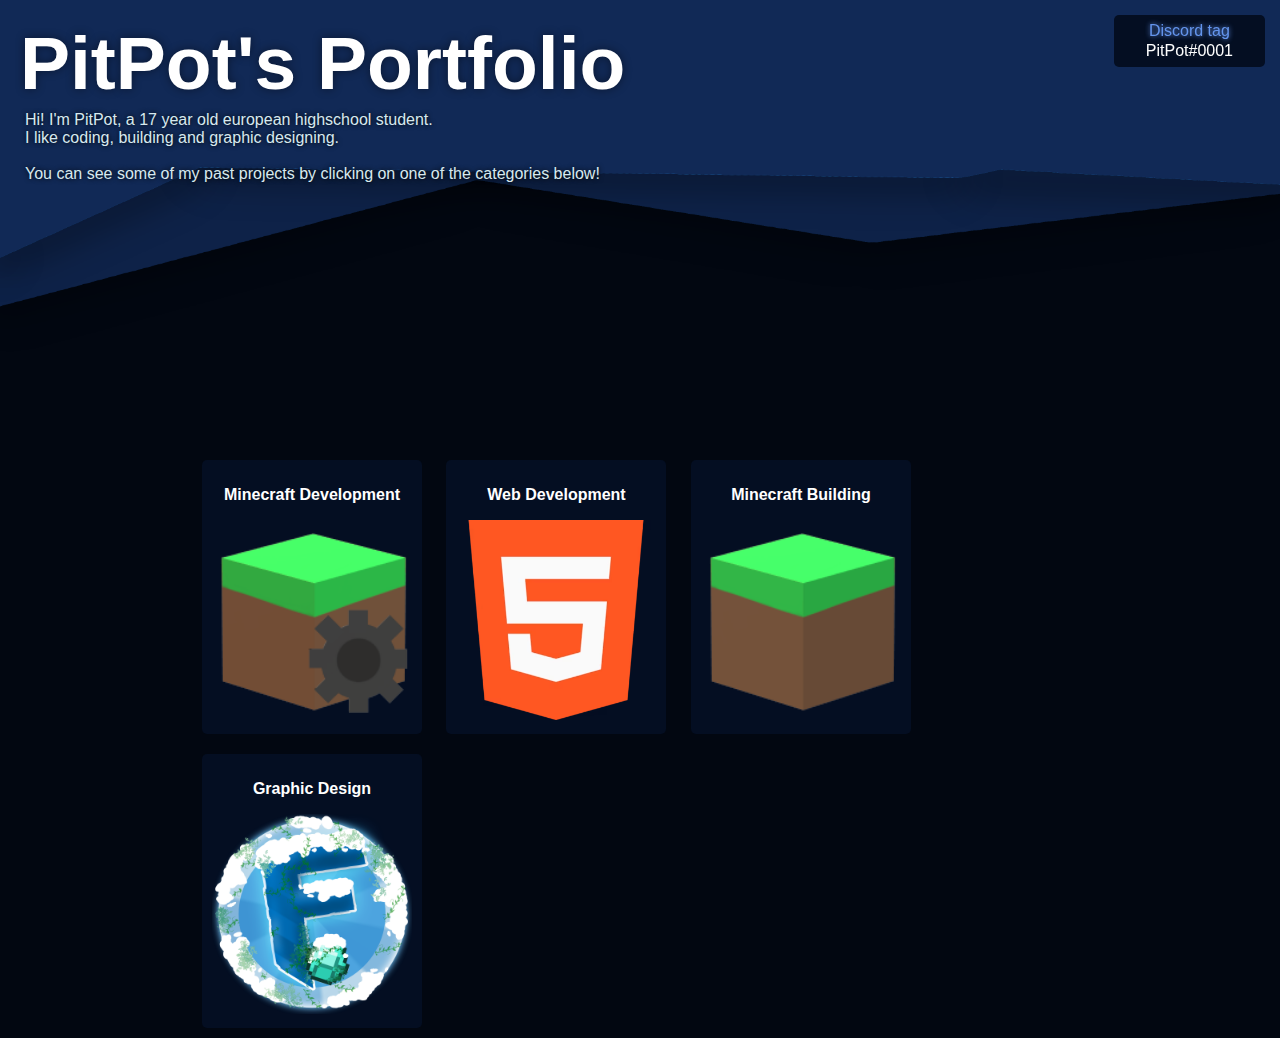
<file: index.html>
<!DOCTYPE html>
<html lang="en">
<head>
    <meta charset="UTF-8">
    <meta http-equiv="X-UA-Compatible" content="IE=edge">
    <meta name="viewport" content="initial-scale=1.0">
    <title>PitPot's Portfolio</title>
    <link rel='stylesheet' type='text/css' media='screen' href='main.css'>
    <script src='main.js'></script>
</head>
<body>
    <img src="./assets/top.png" id="top-img">

    <div id="title-box">
        <p id="title">PitPot's Portfolio</p>
    <p id="description">
        Hi! I'm PitPot, a 17 year old european highschool student.<br>
        I like coding, building and graphic designing.<br>
        <br>
        You can see some of my past projects by clicking on one of the categories below!
    </p>
    </div>
    

    <div id="discord">
        <p class="title">Discord tag</p>
        <p class="description">PitPot#0001</p>
    </div>

    
    <div id="categories">

        <div class="category" id="minecraft-dev-category" onclick="selectCategory('minecraft-dev-category')">
            <p class="title">Minecraft Development</p>
            <img src="./assets/mc-gear.png" class="image">
        </div>

        <div class="category" id="web-dev-category" onclick="selectCategory('web-dev-category')">
            <p class="title">Web Development</p>
            <img src="./assets/html-logo.avif" class="image">
        </div>

        <div class="category" id="minecraft-building-category" onclick="selectCategory('minecraft-building-category')">
            <p class="title">Minecraft Building</p>
            <img src="./assets/mc-block.png" class="image">
        </div>

        <div class="category" id="graphic-design-category" onclick="selectCategory('graphic-design-category')">
            <p class="title">Graphic Design</p>
            <img src="./assets/logo.png" class="image">
        </div>

    </div>


    <div id="entries">
        
    </div>

</body>
</html>
</file>
<file: main.css>
html {
    scroll-behavior: smooth;
}

body {
    background-color: rgb(2, 7, 17);
    font-family: Arial, Helvetica, sans-serif;
    color: white;
    margin: 0px;
}


#top-img {
    max-width: 100%;
    position: absolute;
    top: 0%;
}


#title-box {
    position: absolute;
    padding: 20px;
}

#title {
    font-family: Arial, Helvetica, sans-serif;
    margin: 0px;
    font-size: 75px;
    font-weight: bold;
    animation: fade-in 1s;
    z-index: 10;
    text-shadow: rgba(0, 0, 0, 0.437) 0px 0px 10px;
}


#description {
    margin: 5px;
    color: rgb(215, 233, 239);
    animation: fade-in 4s;
    z-index: 10;
    text-shadow: black 0px 0px 5px;
}


#discord {
    position: fixed;
    right: 0%;
    top: 0%;
    transform: translate(0% -100%);
    background-color: rgb(4, 14, 34);
    margin: 15px;
    padding: 5px 30px;
    border-radius: 5px;
}


#discord p.title {
    color: cornflowerblue;
    text-align: center;
    margin: 2px;
    text-shadow: cornflowerblue 0px 0px 5px;
}

#discord p.description {
    color: rgb(254, 254, 254);
    text-align: center;
    margin: 2px;
}


#categories {
    position: absolute;
    left: 50%;
    top: 50%;
    width: 70%;
    transform: translate(-50%);
}


.category {
    background-color: #040e22;
    border-radius: 5px;
    max-width: fit-content;
    display: inline-block;
    padding: 10px;
    margin: 10px;
    animation: fade-in 7s;
}

.category:hover {
    background-color: rgb(7, 23, 56);
    box-shadow: rgb(19, 69, 170) 0px 0px 10px;
    cursor: pointer;
}

.category p.title {
    color: white;
    text-align: center;
    font-weight: bold;
}

.category img.image {
    width: 200px;
    height: 200px;
    object-fit: cover;
}


#entries {
    position: absolute;
    left: 50%;
    top: 100%;
    width: 90%;
    transform: translate(-50%);
    visibility: hidden;
    padding: 5px;
    margin: 10px;
    border-radius: 10px;
}


.sub-category {
    background-image: -webkit-linear-gradient(left, 
    #050e22 0%, 
    rgba(0,0,0,0) 75%
    );
    border-radius: 5px;
    max-width: 100%;
    display: block;
    padding: 10px;
    margin: 30px 10px;
    animation: fade-in 2s;
}

.sub-category .title{
    font-size: 50px;
    margin: 5px;
}


.sub-category .description{
    margin: 5px;
    color: rgb(225, 225, 225);
}

.sub-category .image{
    margin: 5px;
    max-width: 200px;
    max-height: 200px;
    object-fit: contain;
}


.entry {
    background-image: -webkit-linear-gradient(left, 
    #091a3d 0%, 
    rgba(0,0,0,0) 100%
    );
    border-radius: 5px;
    max-width: 100%;
    display: block;
    padding: 10px;
    margin: 30px 10px;
    animation: fade-in 2s;
}

.entry .title{
    font-size: 50px;
    margin: 5px;
}


.entry .description{
    margin: 5px;
    color: lightblue;
}


.entry .image{
    align-items: center;
    margin: 5px;
    max-width: 550px;
    max-height: 550px;
    object-fit: contain;
}

.entry .image-preview{
    display: inline-block;
    align-items: center;
    max-width: 150px;
    max-height: 125px;
    object-fit: contain;
    margin: 2px 4px;
}

.entry .image-preview:hover {
    box-shadow: rgb(251, 251, 251) 0px 0px 10px;
    cursor: pointer;
}

.entry .preview-box {
    width: fit-content;
    background-color: #050e22;
    padding: 3px;
    margin: 10px 5px;
}


.review_box {
    border-radius: 2px;
    background-color: #050e22;
    padding: 5px;
    margin: 5px;
    display: inline-block;
    max-width: 50%;
    width: fit-content;
}


.review_author {
    color: white;
    font-size: 19px;
    display: inline-block;
    margin: 5px 5px;
}

.review_stars {
    color: rgb(255, 225, 0);
    font-size: 19px;
    font-weight: bold;
    display: inline-block;
    margin: 5px 5px;
}


.review_message {
    color: rgb(222, 222, 222);
    font-size: 15px;
    margin: 5px 5px;
}


@keyframes fade-in {
    from {
        opacity: 0%;
    }
    to {
        opacity: 100%;
    }
}
</file>
